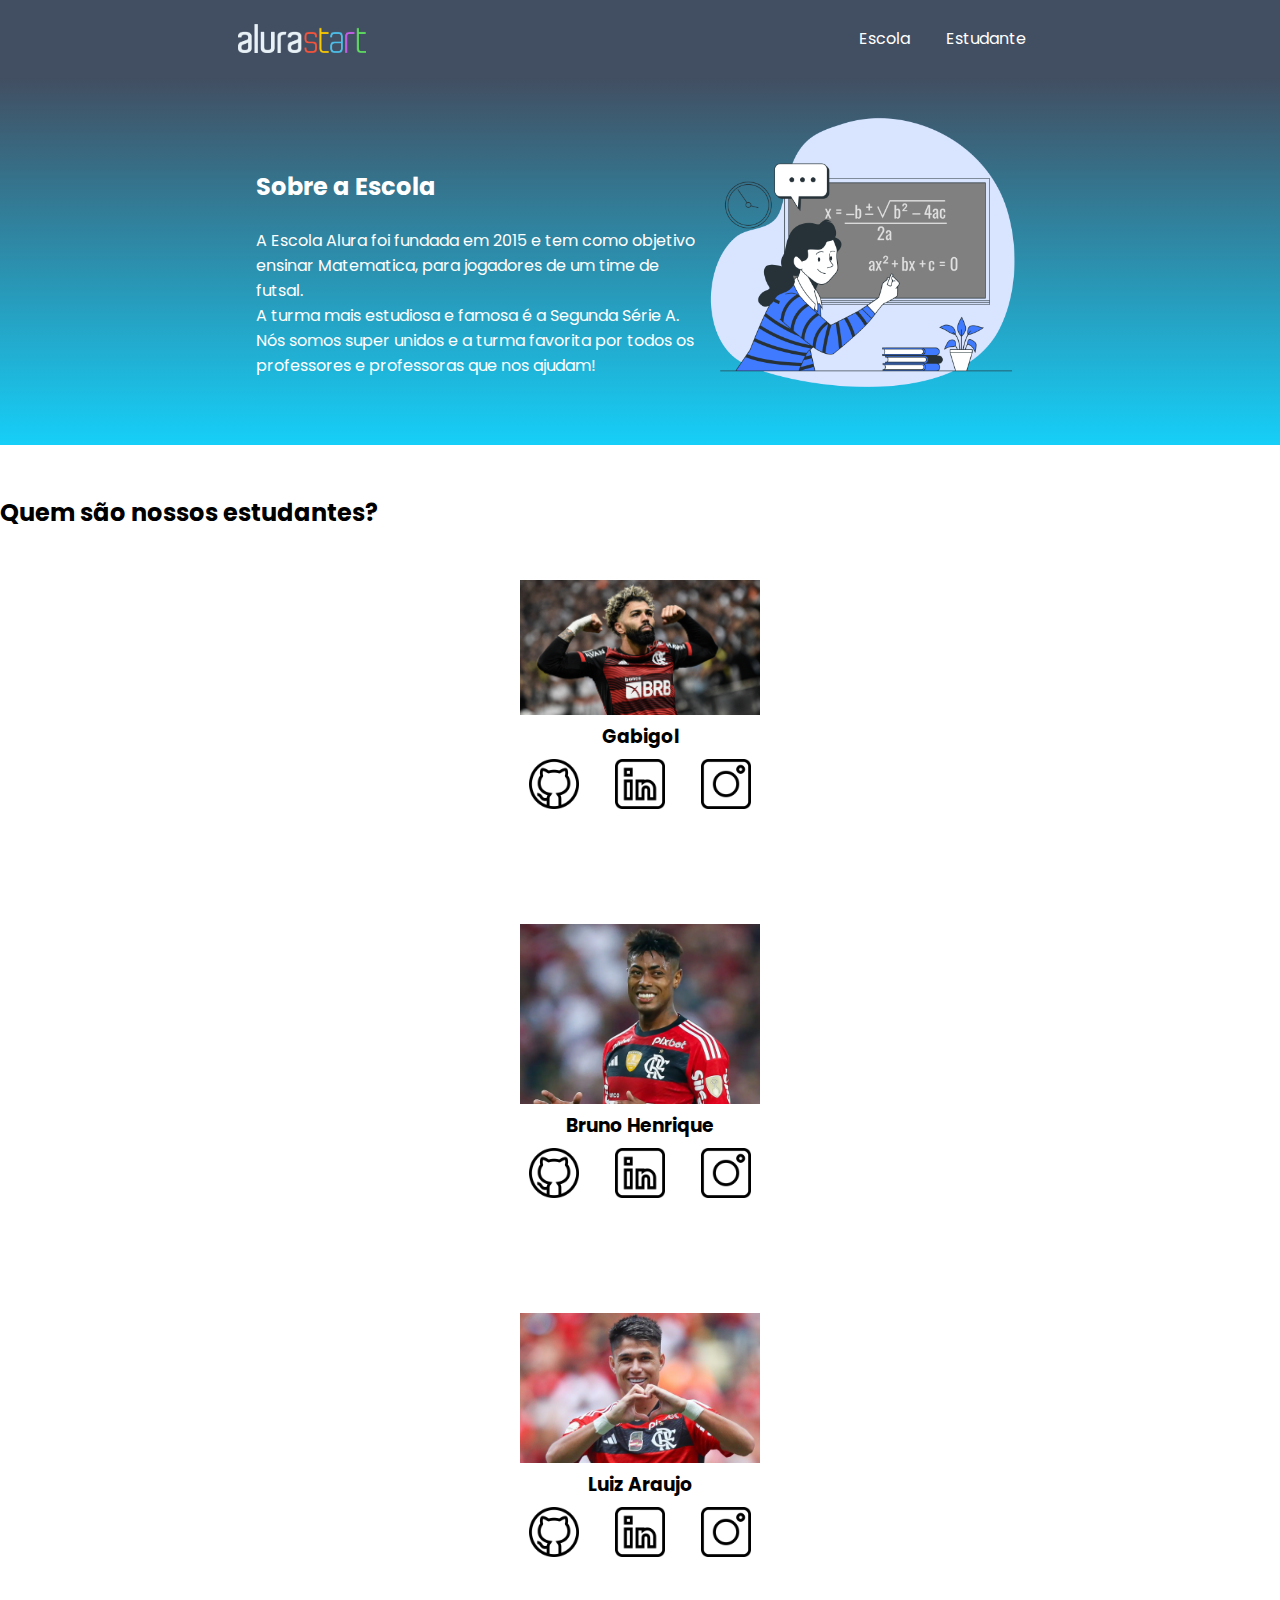
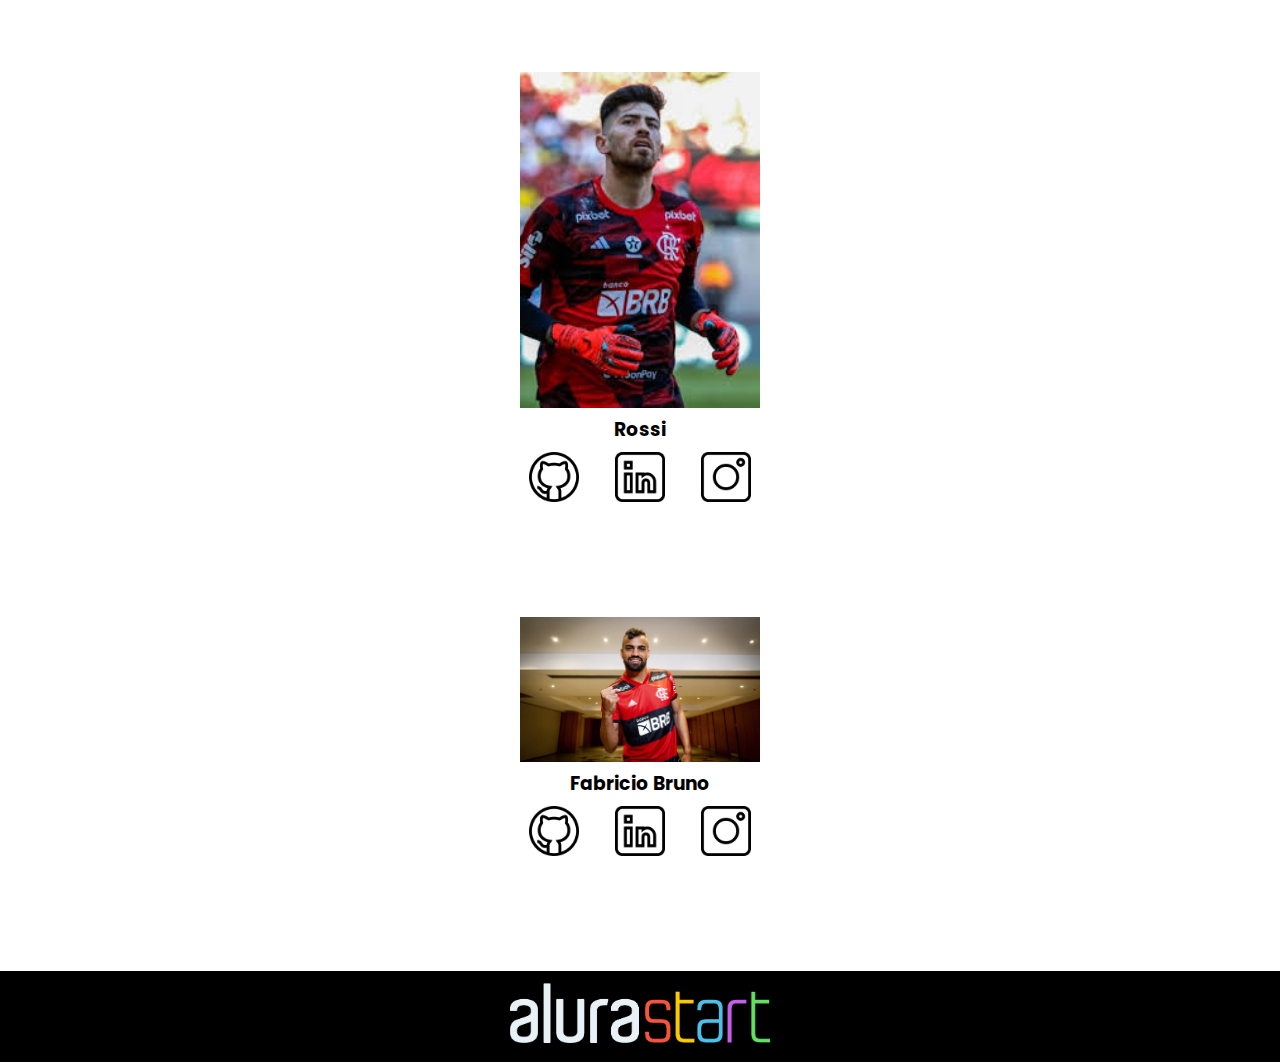
<file: ONE-main/programação/index.html>
<!DOCTYPE html>
<html lang="en">

<head>
<meta charset="UTF-8">
<meta http-equiv="X-UA-Compatible" content="IE=edge">
<meta name="viewport" content="width=device-width, initial-scale=1.0">
<title>Equipe Alura Start</title>
<link rel="stylesheet" href="style.css">
<link rel="preconnect" href="https://fonts.googleapis.com">
<link rel="preconnect" href="https://fonts.gstatic.com" crossorigin>
<link href="https://fonts.googleapis.com/css2?family=Poppins&display=swap" rel="stylesheet">
</head>

<body>
<header class="cabecalho">
<img class="cabecalho-imagem" src="alurastart logo.png" alt="logo da alura start">
<ul class="cabecalho-lista">
<li class="cabecalho-lista-item">Escola</li>
<li class="cabecalho-lista-item">Estudante</li>
</ul>
</header>
<section class="escola">
<div class="escola-div-conteudo">
<h2 class="escola-titulo">Sobre a Escola</h2>
<p class="escola-texto-um">A Escola Alura foi fundada em 2015 e tem como objetivo ensinar Matematica, para jogadores de um time de futsal.</p>
<p class="escola-texto-dois">A turma mais estudiosa e famosa é a Segunda Série A. Nós somos super unidos e a
turma favorita por todos os professores e professoras que nos ajudam!</p>
</div>
<img class="escola-imagem" src="Formula-bro.png" alt="imagem que representa uma professora em sala de aula">
</section>
<section class="estudante">
<h2 class="estudante-titulo">Quem são nossos estudantes?</h2>
<div class="estudante-div">
<img class="estudante-imagem" src="gabigol.png" alt="foto do gabigol">
<h3 class="estudante-nome">Gabigol</h3>
<img class="estudante-icone" src="github.png" alt="icone github">
<img class="estudante-icone" src="linkedin.png" alt="icone linkedin">
<img class="estudante-icone" src="instagram.png" alt="icone instagram">
</div>
<div class="estudante-div">
<img class="estudante-imagem" src="bruno henrique.png" alt="foto do bh">
<h3 class="estudante-nome">Bruno Henrique</h3>
<img class="estudante-icone" src="github.png" alt="icone github">
<img class="estudante-icone" src="linkedin.png" alt="icone linkedin">
<img class="estudante-icone" src="instagram.png" alt="icone instagram">
</div>
<div class="estudante-div">
<img class="estudante-imagem" src="luiz araujo.png" alt="foto do luizz araujo">
<h3 class="estudante-nome">Luiz Araujo </h3>
<img class="estudante-icone" src="github.png" alt="icone github">
<img class="estudante-icone" src="linkedin.png" alt="icone linkedin">
<img class="estudante-icone" src="instagram.png" alt="icone instagram">
</div>
<div class="estudante-div">
<img class="estudante-imagem" src="rossi.png" alt="foto do Rossi">
<h3 class="estudante-nome">Rossi </h3>
<img class="estudante-icone" src="github.png" alt="icone github">
<img class="estudante-icone" src="linkedin.png" alt="icone linkedin">
<img class="estudante-icone" src="instagram.png" alt="icone instagram">
</div>
<div class="estudante-div">
<img class="estudante-imagem" src="fabricio jr.png" alt="foto do fabricio-bruno-no-flamengo">
<h3 class="estudante-nome">Fabricio Bruno </h3>
<img class="estudante-icone" src="github.png" alt="icone github">
<img class="estudante-icone" src="linkedin.png" alt="icone linkedin">
<img class="estudante-icone" src="instagram.png" alt="icone instagram">
</div>
</section>
<footer class="rodape">
<img class="rodape-imagem"src="alurastart logo.png" alt="logo da alura start">
</footer>
</body>

</html>

</html>
</file>
<file: ONE-main/programação/style.css>
*{
    margin: 0;
    padding: 0;
}
body {
    font-family: 'Poppins', sans-serif;
}
.cabecalho {
    background-color: #424E61;
    color: white;
    display: flex;
    justify-content: space-around;
    align-items: center;
    padding: 24px 0;
}

.cabecalho-imagem{
    width: 10%;
}

.cabecalho-lista-item{
    display: inline-block;
    margin: 0 16px;
    font-size: 16px;
}

.escola-imagem{
    width: 25%;
}

.escola{
    background-image: linear-gradient(#424E61,#16CFF8);
    color:white;
    display: flex;
    justify-content: center;
    align-items: center;
    padding: 24px 0;
}

.escola-div-conteudo{
    width: 35%;
}


.escola-titulo{
    padding: 24px 0;
}

.estudante{
    padding: 50px 0;
}
.estudante-imagem{
    width: 240px;
}

.estudante-icone{
    width: 50px;
    padding: 8px 16px;
}

.estudante-div{
    text-align: center;
    padding: 50px 0;
}
.estudante-todos{
    display: grid;
    grid-template-columns: 20% 20% 20% 20% 20%;
}

.rodape{
    background-color: black;
    text-align: center;
}

.rodape-imagem{
    height: 60px;
    padding: 12px 0;
   
}
</file>
